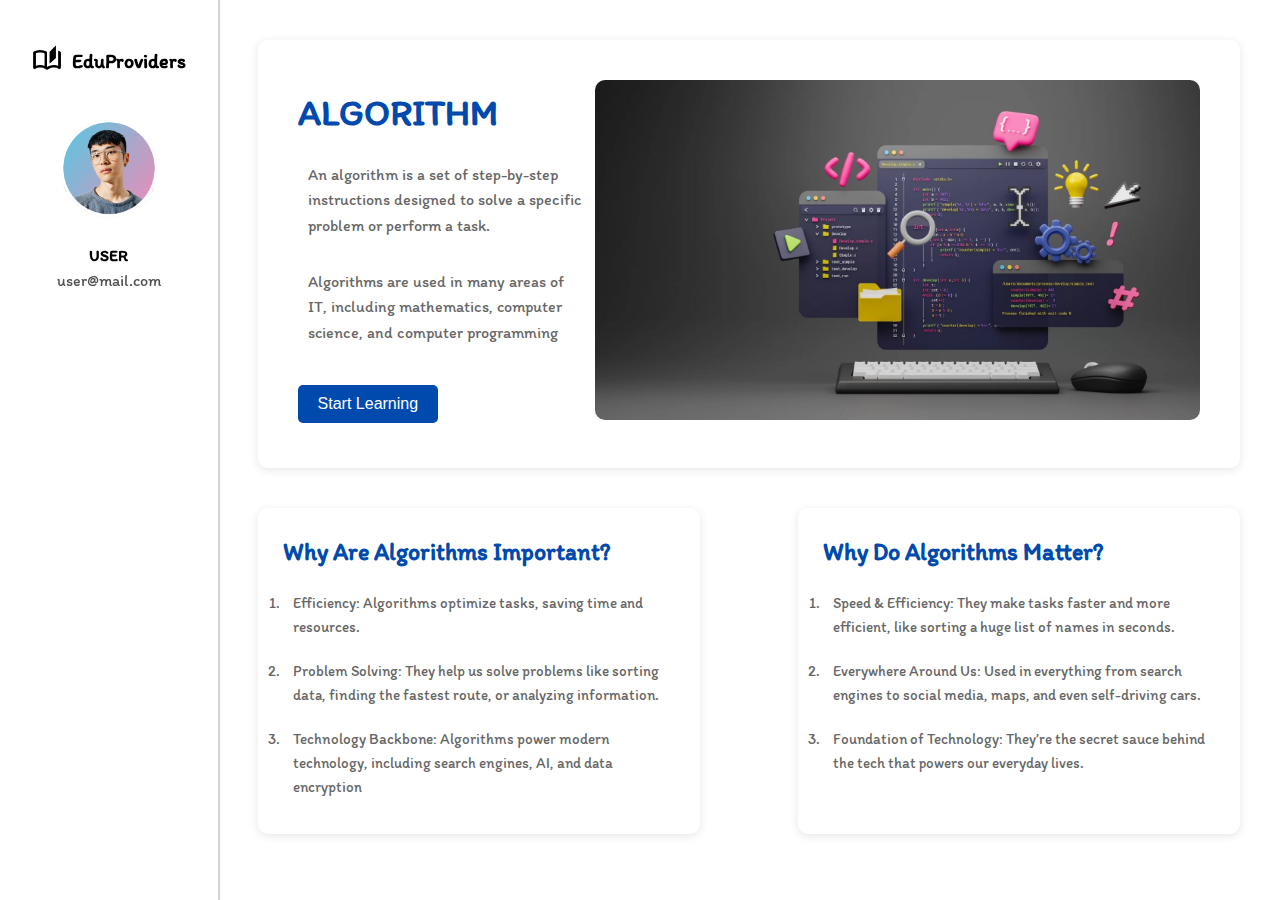
<file: algorithm.html>
<!DOCTYPE html>
<html lang="en">
  <head>
    <meta charset="UTF-8" />
    <meta name="viewport" content="width=device-width, initial-scale=1.0" />
    <title id="title">DashBoard</title>
    <link rel="preconnect" href="https://fonts.googleapis.com" />
    <link rel="preconnect" href="https://fonts.gstatic.com" crossorigin />
    <link
      href="https://fonts.googleapis.com/css2?family=Chakra+Petch:ital,wght@0,300;0,400;0,500;0,600;0,700;1,300;1,400;1,500;1,600;1,700&family=Itim&family=Oxanium:wght@200..800&family=Silkscreen:wght@400;700&display=swap"
      rel="stylesheet"
    />
    <link rel="stylesheet" href="./style.css" />
    <link rel="stylesheet" href="./style1.css" />
  </head>
  <body>
    <section class="LsideBar">
      <a href="./index.html" style="text-decoration: none; color: black">
        <section class="title">
          <img src="./images/logo.png" alt="logo" height="30px" width="30px" />
          <h1>EduProviders</h1>
        </section>
      </a>
      <section class="userProfile">
        <center>
          <img src="./images/people.png" alt="User" height="60%" width="60%" />
        </center>
        <p class="userName">USER</p>
        <p class="userMail">user@mail.com</p>
      </section>
      <section class="options">
        <ul>
          <a href="./index.html"
            ><li class="active" onclick="changeColor(this,'DashBoard') ">
              <img
                src="./images/Dashboard.png"
                alt="DashBoard"
                height="25px"
                width="25px"
              />DashBoard
            </li></a
          >
          <a href="#"
            ><li onclick="changeColor(this,'Resources')">
              <img
                src="./images/Resourses.png"
                alt="Resources"
                height="25px"
                width="25px"
              />Resources
            </li></a
          >
          <a href="#"
            ><li onclick="changeColor(this,'Problems')">
              <img
                src="./images/Quiz.png"
                alt="Quiz"
                height="25px"
                width="25px"
              />Problems
            </li></a
          >
          <a href="#"
            ><li onclick="changeColor(this,'Visualization')">
              <img
                src="./images/Visualization.png"
                alt="Visualization"
                height="25px"
                width="25px"
              />Visualization
            </li></a
          >
          <a href="#"
            ><li onclick="changeColor(this,'Courses')">
              <img
                src="./images/Courses.png"
                alt="Courses"
                height="25px"
                width="25px"
              />Courses
            </li></a
          >
          <a href="#"
            ><li onclick="changeColor(this,'Settings')">
              <img
                src="./images/Setting.png"
                alt="Setting"
                height="25px"
                width="25px"
              />Settings
            </li></a
          >
        </ul>
      </section>
    </section>

    <section class="container">
      <section class="section1">
        <div class="text-content">
          <h1>ALGORITHM</h1>
          <p>
            An algorithm is a set of step-by-step instructions designed to solve
            a specific problem or perform a task.
          </p>
          <p>
            Algorithms are used in many areas of IT, including mathematics,
            computer science, and computer programming
          </p>
          <a href="./linear_search.html">
            <button class="button">Start Learning</button></a
          >
        </div>
        <div class="image-content">
          <img src="./images/algorithmImg.jpg" alt="Algorithm" />
        </div>
      </section>
      <section class="section2">
        <div class="card">
          <h3>Why Are Algorithms Important?</h3>
          <ol>
            <li>
              Efficiency: Algorithms optimize tasks, saving time and resources.
            </li>
            <li>
              Problem Solving: They help us solve problems like sorting data,
              finding the fastest route, or analyzing information.
            </li>
            <li>
              Technology Backbone: Algorithms power modern technology, including
              search engines, AI, and data encryption
            </li>
          </ol>
        </div>
        <div class="card">
          <h3>Why Do Algorithms Matter?</h3>
          <ol>
            <li>
              Speed & Efficiency: They make tasks faster and more efficient,
              like sorting a huge list of names in seconds.
            </li>
            <li>
              Everywhere Around Us: Used in everything from search engines to
              social media, maps, and even self-driving cars.
            </li>
            <li>
              Foundation of Technology: They’re the secret sauce behind the tech
              that powers our everyday lives.
            </li>
          </ol>
        </div>
      </section>
    </section>

    <script src="./script.js"></script>
  </body>
</html>
</file>
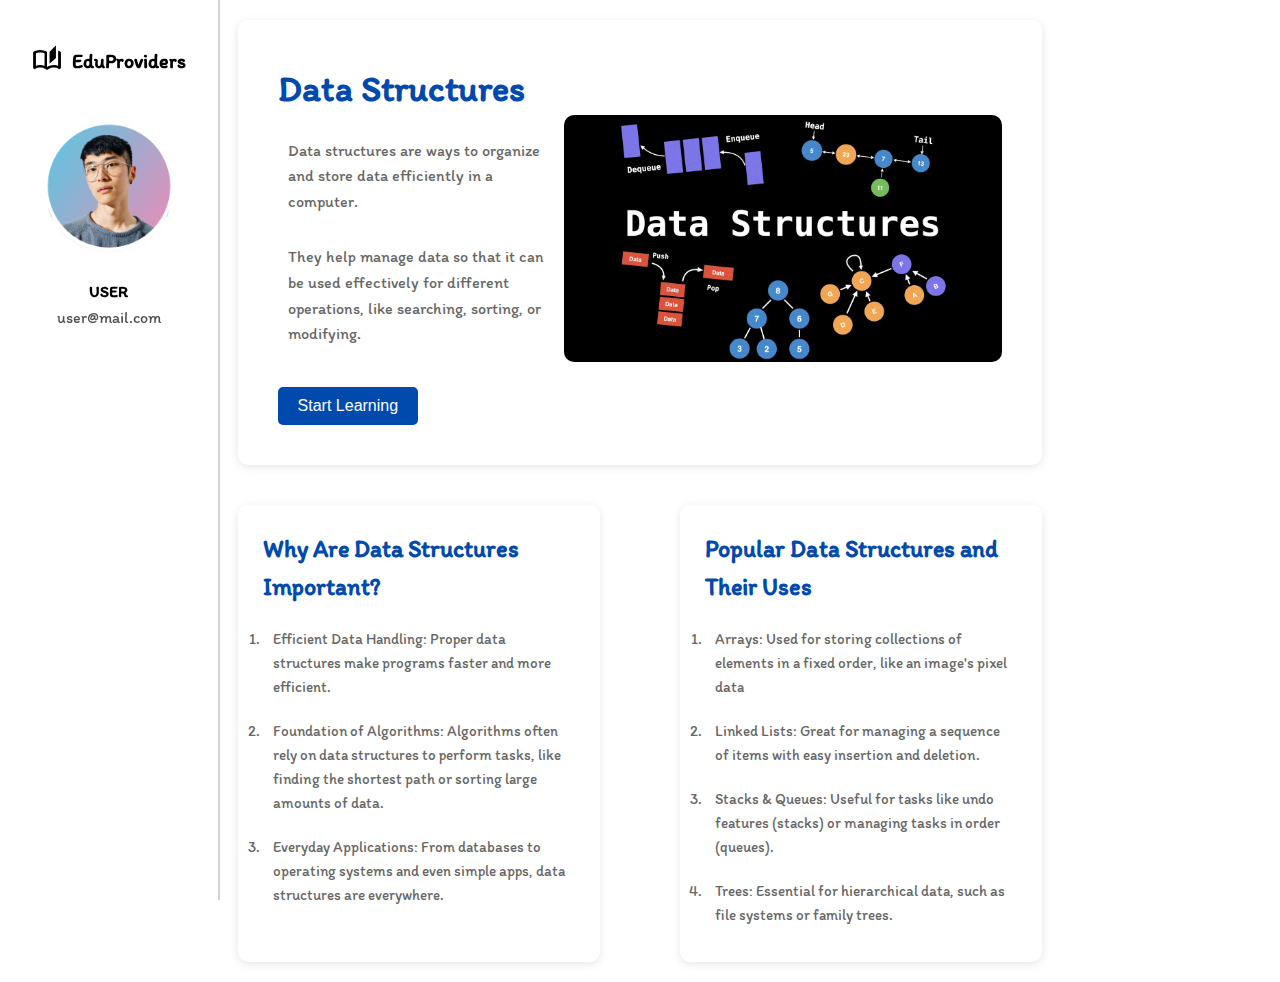
<file: datastrucrure.html>
<!DOCTYPE html>
<html lang="en">
  <head>
    <meta charset="UTF-8" />
    <meta name="viewport" content="width=device-width, initial-scale=1.0" />
    <title id="title">DashBoard</title>
    <link rel="preconnect" href="https://fonts.googleapis.com" />
    <link rel="preconnect" href="https://fonts.gstatic.com" crossorigin />
    <link
      href="https://fonts.googleapis.com/css2?family=Chakra+Petch:ital,wght@0,300;0,400;0,500;0,600;0,700;1,300;1,400;1,500;1,600;1,700&family=Itim&family=Oxanium:wght@200..800&family=Silkscreen:wght@400;700&display=swap"
      rel="stylesheet"
    />
    <link rel="stylesheet" href="./style1.css" />
    <link rel="stylesheet" href="./style.css" />
  </head>
  <body>
    <section class="LsideBar">
      <a href="./index.html" style="text-decoration: none; color: black">
        <section class="title">
          <img src="./images/logo.png" alt="logo" height="30px" width="30px" />
          <h1>EduProviders</h1>
        </section>
      </a>
      <section class="userProfile">
        <center>
          <img src="./images/people.png" alt="User" height="80%" width="80%" />
        </center>
        <p class="userName">USER</p>
        <p class="userMail">user@mail.com</p>
      </section>
      <section class="options">
        <ul>
          <a href="./index.html"
            ><li class="active" onclick="changeColor(this,'DashBoard') ">
              <img
                src="./images/Dashboard.png"
                alt="DashBoard"
                height="25px"
                width="25px"
              />DashBoard
            </li></a
          >
          <a href="#"
            ><li onclick="changeColor(this,'Resources')">
              <img
                src="./images/Resourses.png"
                alt="Resources"
                height="25px"
                width="25px"
              />Resources
            </li></a
          >
          <a href="#"
            ><li onclick="changeColor(this,'Problems')">
              <img
                src="./images/Quiz.png"
                alt="Quiz"
                height="25px"
                width="25px"
              />Problems
            </li></a
          >
          <a href="#"
            ><li onclick="changeColor(this,'Visualization')">
              <img
                src="./images/Visualization.png"
                alt="Visualization"
                height="25px"
                width="25px"
              />Visualization
            </li></a
          >
          <a href="#"
            ><li onclick="changeColor(this,'Courses')">
              <img
                src="./images/Courses.png"
                alt="Courses"
                height="25px"
                width="25px"
              />Courses
            </li></a
          >
          <a href="#"
            ><li onclick="changeColor(this,'Settings')">
              <img
                src="./images/Setting.png"
                alt="Setting"
                height="25px"
                width="25px"
              />Settings
            </li></a
          >
        </ul>
      </section>
    </section>

    <section class="container">
      <section class="section1">
        <div class="text-content">
          <h1>Data Structures</h1>
          <p>
            Data structures are ways to organize and store data efficiently in a
            computer.
          </p>
          <p>
            They help manage data so that it can be used effectively for
            different operations, like searching, sorting, or modifying.
          </p>
          <a href="./linear_search.html">
            <button class="button">Start Learning</button></a
          >
        </div>
        <div class="image-content">
          <img src="./images/dataStructureImg.jpg" alt="Algorithm" />
        </div>
      </section>
      <section class="section2">
        <div class="card">
          <h3>Why Are Data Structures Important?</h3>
          <ol>
            <li>
              Efficient Data Handling: Proper data structures make programs
              faster and more efficient.
            </li>
            <li>
              Foundation of Algorithms: Algorithms often rely on data structures
              to perform tasks, like finding the shortest path or sorting large
              amounts of data.
            </li>
            <li>
              Everyday Applications: From databases to operating systems and
              even simple apps, data structures are everywhere.
            </li>
          </ol>
        </div>
        <div class="card">
          <h3>Popular Data Structures and Their Uses</h3>
          <ol>
            <li>
              Arrays: Used for storing collections of elements in a fixed order,
              like an image's pixel data
            </li>
            <li>
              Linked Lists: Great for managing a sequence of items with easy
              insertion and deletion.
            </li>
            <li>
              Stacks & Queues: Useful for tasks like undo features (stacks) or
              managing tasks in order (queues).
            </li>
            <li>
              Trees: Essential for hierarchical data, such as file systems or
              family trees.
            </li>
          </ol>
        </div>
      </section>
    </section>

    <script src="./script.js"></script>
  </body>
</html>
</file>
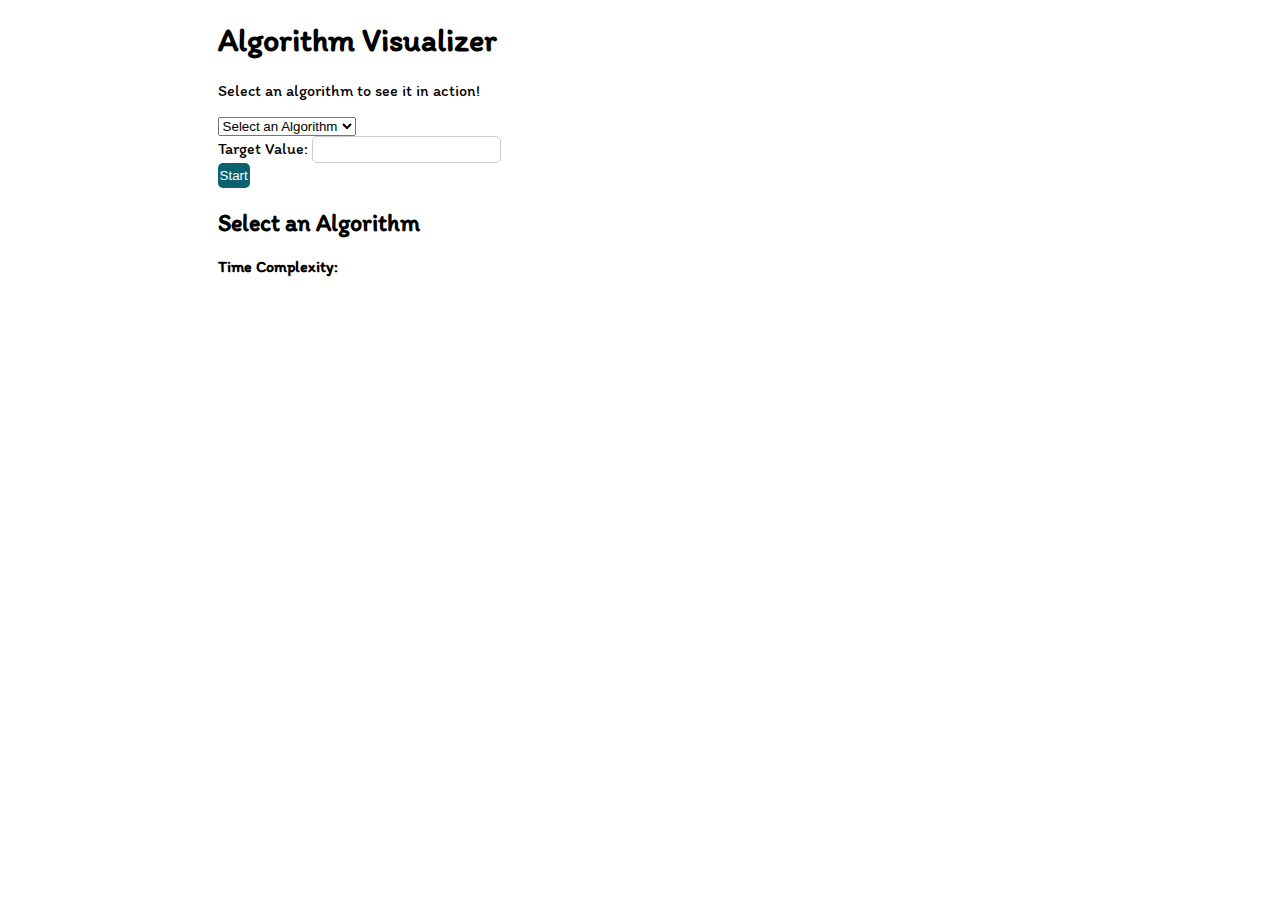
<file: vis.html>
<!DOCTYPE html>
<html lang="en">
<head>
    <meta charset="UTF-8">
    <meta name="viewport" content="width=device-width, initial-scale=1.0">
    <title>Algorithm Visualization</title>
    <link rel="stylesheet" href="style.css">
</head>
<body>
    <header>
        <h1>Algorithm Visualizer</h1>
        <p>Select an algorithm to see it in action!</p>
    </header>

    <main>
        <section id="controls">
            <select id="algorithmSelect" onchange="loadAlgorithm(this.value)">
                <option value="" disabled selected>Select an Algorithm</option>
                <option value="linearSearch">Linear Search</option>
                <option value="binarySearch">Binary Search</option>
                <option value="hashing">Hashing</option>
                <option value="bubbleSort">Bubble Sort</option>
                <option value="selectionSort">Selection Sort</option>
                <option value="insertionSort">Insertion Sort</option>
            </select>
            <div id="targetInputContainer">
                <label for="targetValue">Target Value:</label>
                <input type="number" id="targetValue">
            </div>
            <button id="startButton">Start</button>
        </section>

        <section id="info">
            <h2 id="algorithmTitle">Select an Algorithm</h2>
            <p id="algorithmDescription"></p>
            <p><strong>Time Complexity:</strong> <span id="timeComplexity"></span></p>
        </section>

        <section id="visualizationContainer">
            <div id="visualization"></div>
            <p id="output"></p>
        </section>
    </main>

    <script src="https://d3js.org/d3.v6.min.js"></script>
    <script src="script.js"></script>
</body>
</html>
</file>
<file: style.css>
@font-face {
  font-family: "Itim";
  src: url("./fonts/Itim/Itim-Regular.ttf") format("truetype");
  font-weight: normal;
  font-style: normal;
}
@keyframes slideInFromLeft {
  from {
    opacity: 0;
    transform: translateX(-30px);
  }
  to {
    opacity: 1;
    transform: translateX(0);
  }
}
html,
body {
  margin: 0;
  padding: 0;
  user-select: none;
  font-family: "Itim", Arial, Helvetica, sans-serif;
  a {
    text-decoration: none;
  }
}
html {
  height: 100%;
  background-color: white;
}
body {
  line-height: auto;
  margin-left: 17%;
  padding-right: 17%;
  height: 100%;
  background-color: white;
}

.content {
  display: none;
  padding: 10px;
  border-radius: 10px;
}
.content.active {
  display: block; /* Show active content */
}

#dashboardContent {
  background-color: white;
  padding: 20px;
  padding-bottom: 0px;
  .topics {
    margin-top: 5%;
    display: grid;
    grid-template-columns: 1fr 1fr 1fr;
    .Algorithm,
    .DataStructure {
      height: 140px;
      width: 95%;
      border-radius: 20px;
      box-shadow: 0px 0px 5px gray;
      p {
        font-size: 10px;
        color: rgb(228, 228, 228);
        margin: 30px 20px 10px 20px;
        padding: 0px;
      }
      hr {
        border: 2px solid white;
        margin: -10px 15px;
      }
      .progress-container {
        width: 86%;
        background-color: #e0e0e0;
        border-radius: 8px;
        overflow: hidden;
        height: 5px;
        margin: auto 20px;
      }
      .progress-bar {
        height: 100%;
        border-radius: 20px;
        width: 0;
        background-color: rgb(58, 255, 58);
        transition: width 0.4s ease;
      }
      .progress-text {
        display: flex;
        color: white;
        font-size: 10px;
        padding: 35px 20px 5px 20px;
        .totalTopics1,
        .totalTopics2 {
          border-right: 1px solid white;
          padding-right: 5px;
        }
        #progressText1,
        #progressText2 {
          padding-left: 5px;
        }
      }
    }
    .Algorithm {
      background: linear-gradient(15deg, #0052d4, #6fb1fc);
      h2 {
        font-size: 22px;
        color: white;
        margin: 0px;
        padding: 20px;
      }
    }
    .DataStructure {
      background: linear-gradient(to right, #ff7e5f, #feb47b);
      h2 {
        font-size: 22px;
        color: white;
        margin: 0px;
        padding: 20px;
      }
    }
  }
  .stats {
    display: grid;
    grid-template-columns: 1fr 1fr;
    height: 50%;
    margin-top: 20px;
    .todayTask {
      background-color: #ffffff;
      width: 85%;
      border-radius: 20px;
      padding: 10px;
      h2 {
        padding: 0px;
        margin: 0px;
      }
      .questions {
        display: flex;
        flex-direction: column;
        align-items: end;
        justify-content: space-between;
        .q1,
        .q2,
        .q3 {
          background-color: #ffffff;
          width: 100%;
          height: 60px;
          margin: 10px auto;
          padding-right: 20px;
          border-radius: 10px;
          display: flex;
          align-items: center;
          justify-content: space-between;
          cursor: pointer;
          h3,
          p {
            padding: 5px 15px 0px 15px;
            margin: 0px;
          }
          p {
            color: gray;
          }
          img {
            margin-bottom: -5px;
          }
        }
        .q1 {
          box-shadow: inset 5px 0px 0px rgba(255, 0, 0, 0.637), 0px 0px 5px gray;
        }
        .q2 {
          box-shadow: inset 5px 0px 0px rgba(0, 0, 255, 0.637), 0px 0px 5px gray;
        }
        .q3 {
          box-shadow: inset 5px 0px 0px rgba(255, 166, 0, 0.637),
            0px 0px 5px gray;
        }
      }
    }
    .statistics {
      padding: 20px;
      width: 90%;
      border-radius: 20px;
      .widgets {
        display: grid;
        grid-template-columns: 1fr 1fr 1fr;
        gap: 10px;
        margin-top: 10px;
        section {
          box-shadow: 0px 0px 5px gray;
          border-radius: 10px;
          padding: 0px 10px;
          cursor: pointer;
          transition: all 0.15s;
        }
        section:hover {
          transform: scale(1.1);
        }
        section:active {
          background-color: rgba(255, 123, 0, 0.144);
        }
        h4 {
          text-align: center;
        }
        p {
          text-align: center;
          color: gray;
        }
      }
      h2 {
        margin: 0px;
      }
    }
  }
}
#resourcesContent,
#problemsContent,
#visualizationContent,
#coursesContent {
  background-color: white;
  padding: 10px 10px 0px 10px;
  border-radius: 0px 20px 20px 0px;
  height: 98%;
  width: 100%;
  box-shadow: 2px 0px 2px rgb(255, 228, 179);
}

.LsideBar,
.RsideBar {
  display: block;
  position: fixed;
  top: 0;
  bottom: 0;
  width: 17%;
  box-shadow: 2px 0px 0px rgb(210, 210, 210);
  margin: auto;
}
.LsideBar {
  padding: 30px auto;
  background-color: white;
  left: 0;
  line-height: 1.6;
}
.RsideBar {
  right: 0;
  box-shadow: -2px 0px 0px rgb(210, 210, 210);
  background-color: white
  ;
}

.title {
  display: flex;
  height: 30px;
  justify-content: center;
  margin-top: 45px;
  h1 {
    font-size: 20px;
    font-family: "Itim";
    margin: 0;
    margin-left: 10px;
    padding: 0;
  }
}
.userProfile {
  display: flex;
  flex-direction: column;
  text-align: center;
  padding: 30px;
  padding-bottom: 0;
  p {
    margin: 0px;
    padding: 0px;
    font-family: "Itim";
  }
  img {
    box-shadow: inset 0px 0px 0px gray;
    border-radius: 50%;
    margin: 10px;
  }
  .userName {
    font-weight: bolder;
  }
  .userMail {
    color: rgb(80, 80, 80);
  }
}
.options {
  display: flex;
  flex-direction: column;
  ul {
    padding: 0px;
    a {
      color: black;
      li {
        opacity: 0;
        transform: translateX(-30px);
        animation: slideInFromLeft 0.5s ease forwards;
      }
    }
    a:nth-child(1) li {
      animation-delay: 0.1s;
    }
    a:nth-child(2) li {
      animation-delay: 0.2s;
    }
    a:nth-child(3) li {
      animation-delay: 0.3s;
    }
    a:nth-child(4) li {
      animation-delay: 0.4s;
    }
    a:nth-child(5) li {
      animation-delay: 0.5s;
    }
    a:nth-child(6) li {
      animation-delay: 0.6s;
    }
    img {
      margin-right: 10px;
      margin-bottom: -7px;
    }
    li {
      opacity: 0;
      transform: translateX(-30px);
      animation: slideInFromLeft 1s ease forwards;
      font-size: 15px;
      list-style: none;
      margin: 0px 0px 2px 30px;
      padding: 8px;
      padding-left: 20px;
      border-radius: 15px 0px 0px 15px;
      align-items: center;
      transition: all 0.15s;
    }
    li:hover {
      background-color: rgba(196, 189, 189, 0.747);
      cursor: pointer;
    }
    li.active {
      background-color: rgba(196, 189, 189, 0.747);
    }
  }
}

.top {
  display: flex;
  justify-content: space-between;
  align-items: center;
  padding: 18px 30px 13px 30px;
  box-shadow: 0px 0px 3px gray;
  border-radius: 15px;
  font-size: 14px;
  .userDisplay {
    display: flex;
  }
  .day-night {
    height: 48px;
    width: 48px;
    background-image: url("./images/sun.png");
    background-repeat: no-repeat;
    background-position: left;
    background-size: contain;
    margin-left: 10px;
    margin-top: -3px;
  }
  h2 {
    margin: 0px;
  }
  p {
    margin: 0px;
    color: gray;
  }
  .searchBar {
    border-radius: 10px;
    box-shadow: 0px 0px 3px gray;
    margin-top: -6px;
    img {
      padding: 5px 5px 2px 5px;
    }
  }
}

.RsideBar {
  h1 {
    margin-top: 45px;
    padding-left: 10px;
  }
  #calendar {
    display: grid;
    grid-template-columns: repeat(7, 1fr); /* 7 columns for days of the week */
    max-width: 250px;
    margin: 10px;
  }

  #calendar div {
    font-size: 10px;
    background-color: white;
    padding: 5px;
    text-align: center;
    border: 1px solid #d1d1d1;
    border-radius: 4px;
    cursor: pointer;
  }

  #calendar .streak-day {
    background-color: rgb(228, 150, 5); /* Highlight color for streak */
    color: white;
  }

  #calendar .day-name {
    font-weight: bold;
    background-color: #ffffff;
    color: #333;
  }
}


.legend-container {
  display: flex;
  justify-content: center;
  margin-bottom: 20px;
}

.legend-item {
  padding: 10px 20px;
  margin: 0 5px;
  color: white;
  font-size: 16px;
  text-align: center;
  border-radius: 5px;
}

.array-container {
  margin-top: 20%;
  margin-left: 10%;
  display: flex;
  flex-direction: row;
  align-items: center;
  gap: 10px;
}

.array-element {
  display: flex;
  align-items: center;
  justify-content: center;
  width: 60px;
  height: 60px;
  border-radius: 5px;
  background-color: rgb(164, 164, 164);
  color: white;
  font-size: 22px;
  position: relative;
  transition: transform 0.5s, background-color 0.5s;
}

.array-element p {
  margin: 0;
}

.index-label {
  color: red;
  font-size: 12px;
  position: absolute;
  top: -20px;
}

.controls-container {
  margin-top: auto;
  display: flex;
  flex-wrap: wrap;
  justify-content: center;
  gap: 5px;
  position: fixed;
  bottom: 0;
  left: 0;
  right: 0;
  height: 50px;
  padding: 20px;
}

.controlHandler {
  display: flex;
  gap: 0px;
}

input {
  padding: 5px;
  border-radius: 5px;
  border: 1px solid #ccc;
}

button {
  padding: 5px 2px;
  border: none;
  border-radius: 5px;
  background-color: #0C6170;
  color: white;
  cursor: pointer;
}

button:hover {
  background-color: #084d5b;
}
</file>
<file: style1.css>
* {
  box-sizing: border-box;
  margin: 0;
  padding: 0;
}
body {
  line-height: 1.6;
  padding: 20px;
}
.container {
  max-width: 1200px;
  margin: 0 auto;
  padding: 20px;
}
.section1 {
  display: flex;
  justify-content: space-between;
  align-items: center;
  background-color: #fff;
  padding: 40px;
  border-radius: 10px;
  box-shadow: 0 2px 10px rgba(0, 0, 0, 0.1);
}

.text-content {
  max-width: 50%;
}

.text-content h1 {
  font-size: 36px;
  color: #004aad;
}

.text-content p {
  padding: 10px 10px;
  margin: 10px 0;
  font-size: 16px;
  color: #666;
}

.button {
  background-color: #004aad;
  color: white;
  border: none;
  padding: 10px 20px;
  border-radius: 5px;
  font-size: 16px;
  margin-top: 20px;
}

.image-content img {
  max-width: 100%;
  border-radius: 10px;
}

.section2 {
  display: flex;
  justify-content: space-between;
  margin-top: 40px;
}

.card {
  background-color: #fff;
  padding: 25px;
  border-radius: 10px;
  width: 45%;
  box-shadow: 0 2px 10px rgba(0, 0, 0, 0.1);
}

.card h3 {
  font-size: 24px;
  color: #004aad;
  margin-bottom: 10px;
}

.card li {
  font-size: 15px;
  color: #666;
  padding: 10px;
}
</file>
